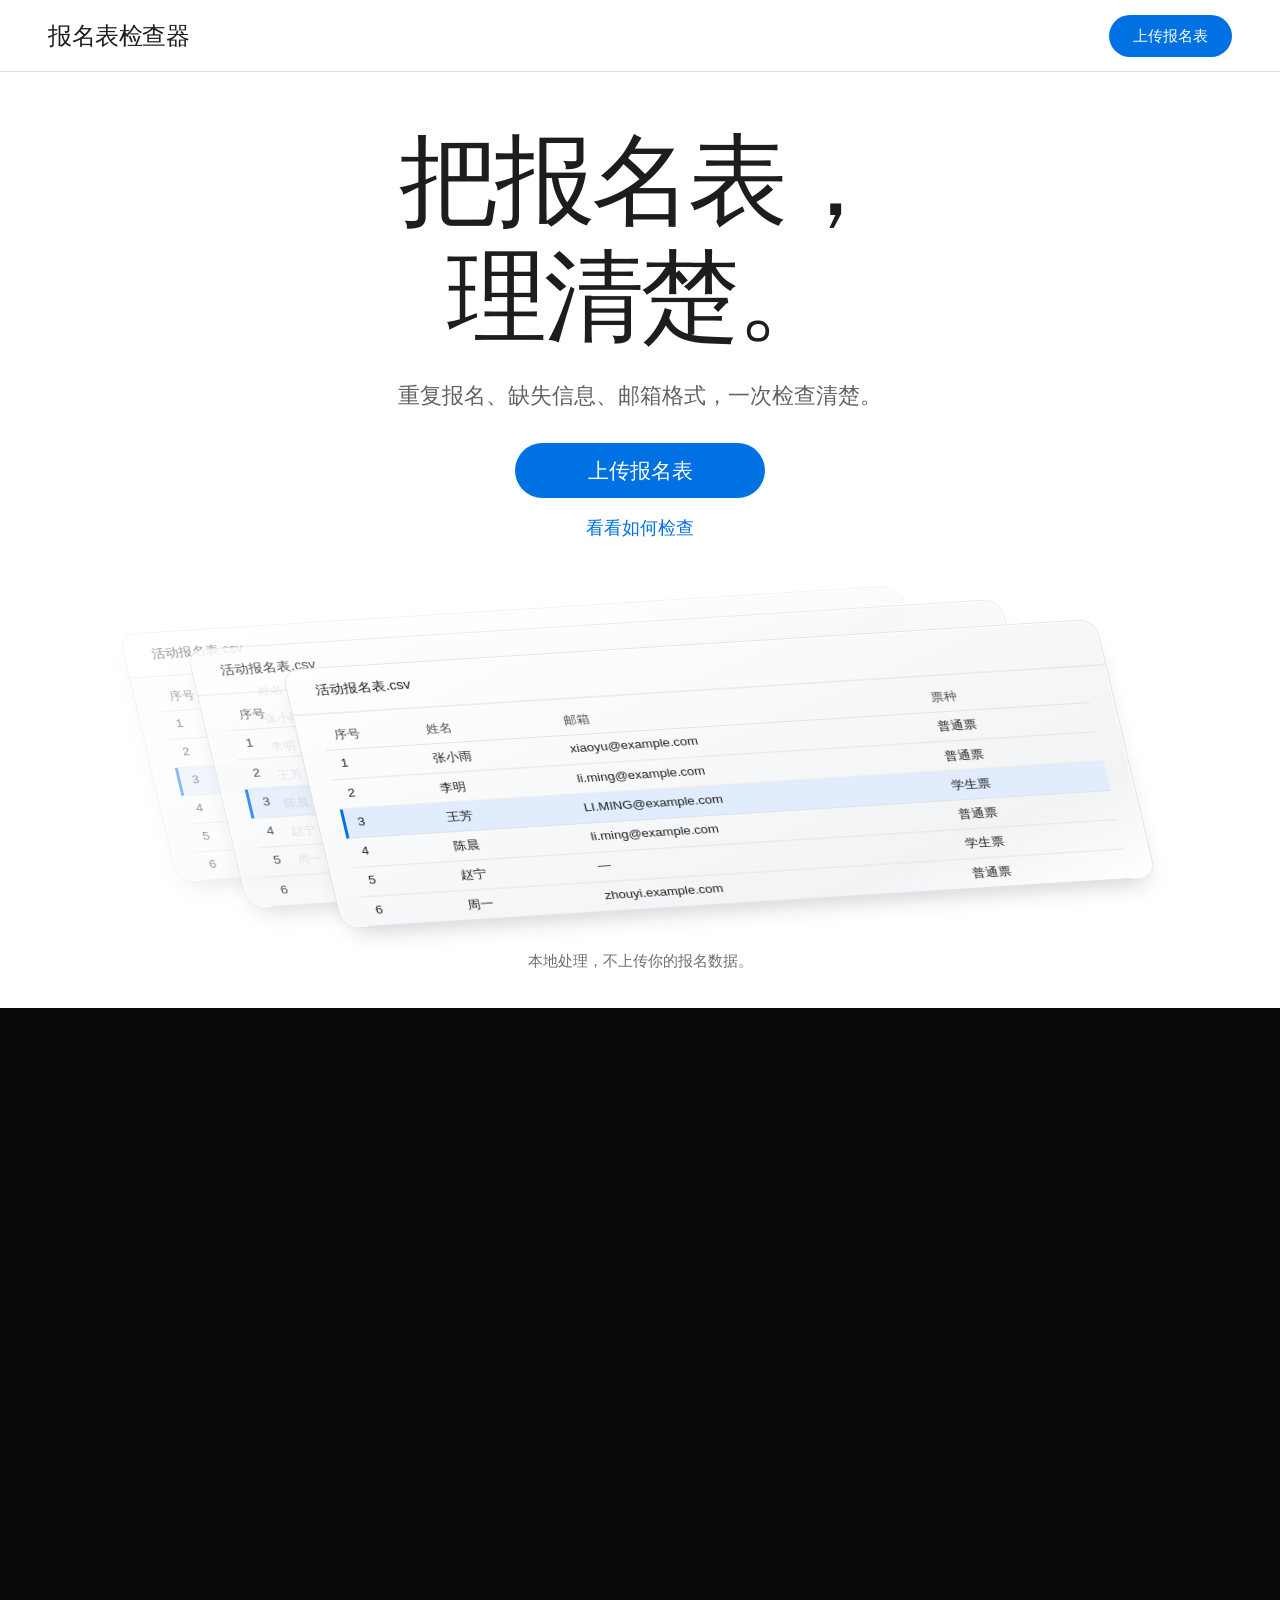
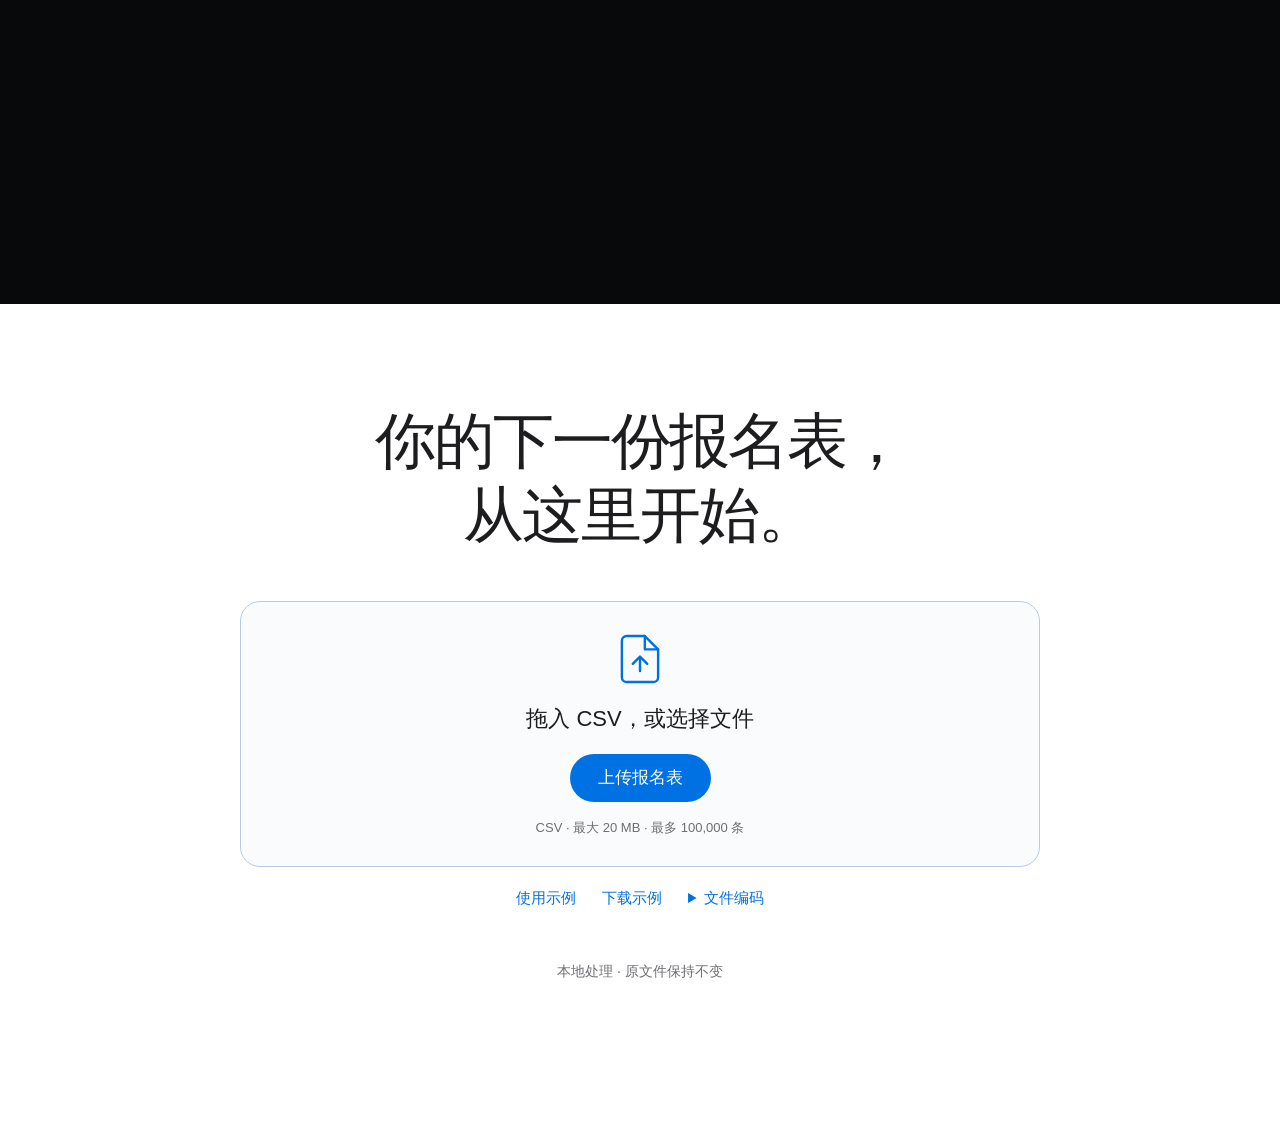
<file: index.html>
<!doctype html>
<html lang="zh-CN"><head>
<meta charset="utf-8"><meta name="viewport" content="width=device-width, initial-scale=1">
<meta http-equiv="Content-Security-Policy" content="default-src 'none'; script-src 'self'; style-src 'self'; img-src 'self' data:; connect-src 'none'; font-src 'none'; object-src 'none'; base-uri 'none'; form-action 'none'">
<meta name="description" content="本地检查报名 CSV 的重复邮箱、缺失信息和格式问题。"><title>报名表检查器</title>
<link rel="stylesheet" href="styles.css"><script src="core.js" defer></script><script src="app.js" defer></script></head><body>
<a class="skip-link" href="#main">跳到主要内容</a>
<header class="site-header" id="site-header"><div class="nav-inner"><a class="brand" href="#home">报名表检查器</a><button class="button primary nav-upload" id="nav-upload" type="button">上传报名表</button><button class="text-button" id="reset-button" type="button" hidden>重新上传</button></div></header>
<input id="file-input" type="file" accept=".csv,text/csv" hidden>
<main id="main"><div id="home-view" class="view">
<section class="hero" aria-labelledby="hero-title"><div class="hero-copy"><h1 id="hero-title">把报名表，<br>理清楚。</h1><p class="hero-description"><span class="desktop-copy">重复报名、缺失信息、邮箱格式，一次检查清楚。</span><span class="mobile-copy">重复、缺失、邮箱格式，一次检查清楚。</span></p><button class="button primary hero-upload" id="hero-upload" type="button">上传报名表</button><a class="learn-link" href="#discover">看看如何检查</a></div>
<div class="sheet-scene" aria-hidden="true"><div class="sheet-stack"><div class="csv-sheet sheet-0"><div class="sheet-name">活动报名表.csv</div><div class="sheet-grid"><b>序号</b><b>姓名</b><b>邮箱</b><b>票种</b><span class="row-num">1</span><span class="">张小雨</span><span class="">xiaoyu@example.com</span><span class="">普通票</span><span class="row-num">2</span><span class="">李明</span><span class="">li.ming@example.com</span><span class="">普通票</span><span class="highlight row-num">3</span><span class="highlight ">王芳</span><span class="highlight ">LI.MING@example.com</span><span class="highlight ">学生票</span><span class="row-num">4</span><span class="">陈晨</span><span class="">li.ming@example.com</span><span class="">普通票</span><span class="row-num">5</span><span class="">赵宁</span><span class="">—</span><span class="">学生票</span><span class="row-num">6</span><span class="">周一</span><span class="">zhouyi.example.com</span><span class="">普通票</span></div></div><div class="csv-sheet sheet-1"><div class="sheet-name">活动报名表.csv</div><div class="sheet-grid"><b>序号</b><b>姓名</b><b>邮箱</b><b>票种</b><span class="row-num">1</span><span class="">张小雨</span><span class="">xiaoyu@example.com</span><span class="">普通票</span><span class="row-num">2</span><span class="">李明</span><span class="">li.ming@example.com</span><span class="">普通票</span><span class="highlight row-num">3</span><span class="highlight ">王芳</span><span class="highlight ">LI.MING@example.com</span><span class="highlight ">学生票</span><span class="row-num">4</span><span class="">陈晨</span><span class="">li.ming@example.com</span><span class="">普通票</span><span class="row-num">5</span><span class="">赵宁</span><span class="">—</span><span class="">学生票</span><span class="row-num">6</span><span class="">周一</span><span class="">zhouyi.example.com</span><span class="">普通票</span></div></div><div class="csv-sheet sheet-2"><div class="sheet-name">活动报名表.csv</div><div class="sheet-grid"><b>序号</b><b>姓名</b><b>邮箱</b><b>票种</b><span class="row-num">1</span><span class="">张小雨</span><span class="">xiaoyu@example.com</span><span class="">普通票</span><span class="row-num">2</span><span class="">李明</span><span class="">li.ming@example.com</span><span class="">普通票</span><span class="highlight row-num">3</span><span class="highlight ">王芳</span><span class="highlight ">LI.MING@example.com</span><span class="highlight ">学生票</span><span class="row-num">4</span><span class="">陈晨</span><span class="">li.ming@example.com</span><span class="">普通票</span><span class="row-num">5</span><span class="">赵宁</span><span class="">—</span><span class="">学生票</span><span class="row-num">6</span><span class="">周一</span><span class="">zhouyi.example.com</span><span class="">普通票</span></div></div></div></div><p class="privacy">本地处理，不上传你的报名数据。</p></section>
<section class="discovery" id="discover" aria-labelledby="discover-title"><div class="discovery-inner"><div class="reveal"><h2 id="discover-title">重复的，<br>一眼看见。</h2><p class="discovery-description">大小写和空格不同，也能识别同一个邮箱。</p></div>
<div class="email-demo reveal" aria-label="重复邮箱与错误邮箱的示例"><div class="duplicate-pair">
<div class="email-example"><span class="demo-line">第 3 行</span><span class="email-focus">li.ming@example.com</span></div>
<div class="email-example"><span class="demo-line">第 4 行</span><span class="email-focus">LI.MING@example.com</span></div>
<svg class="connection" viewBox="0 0 72 144" fill="none" aria-hidden="true"><path d="M0 20C44 20 18 72 70 72M0 124C44 124 18 72 70 72"/></svg><span class="duplicate-label">重复邮箱</span></div>
<div class="invalid-example"><span class="demo-line">第 8 行</span><span class="invalid-email">zhouyi<span class="missing-at">.</span>example.com</span><span class="invalid-label">邮箱格式</span></div></div><p class="discovery-bottom reveal">漏填的、写错的，也不放过。</p></div></section>
<section class="upload-section" id="upload" aria-labelledby="upload-title"><div class="upload-inner">
<h2 id="upload-title" tabindex="-1"><span class="desktop-upload-title">你的下一份报名表，<br>从这里开始。</span><span class="mobile-upload-title">从这份表，<br>开始。</span></h2>
<div id="drop-zone" class="drop-zone"><svg class="upload-icon" viewBox="0 0 48 48" fill="none" aria-hidden="true"><path d="M28 5H13a4 4 0 0 0-4 4v30a4 4 0 0 0 4 4h22a4 4 0 0 0 4-4V16L28 5Z"/><path d="M28 5v11h11M24 34V22m-6 6 6-6 6 6"/></svg><p class="drop-copy">拖入 CSV，或选择文件</p><button id="choose-file" class="button primary" type="button">上传报名表</button><p class="file-limit">CSV · 最大 20 MB · 最多 100,000 条</p></div>
<div class="upload-tools"><button class="text-button" id="sample-button" type="button">使用示例</button><a href="sample-registration.csv" download>下载示例</a><details class="encoding-details"><summary>文件编码</summary><div><label for="encoding">中文乱码时切换编码</label><select id="encoding"><option value="utf-8">UTF-8（推荐）</option><option value="gb18030">GB18030 / GBK</option></select></div></details></div>
<div id="mapping" class="mapping" hidden><div class="file-summary"><strong id="selected-filename"></strong><button id="change-file" class="text-button" type="button">更换文件</button></div><p id="file-info" class="file-info"></p>
<div class="mapping-controls"><div class="field"><label for="name-column">姓名列</label><select id="name-column" disabled><option value="">请先上传 CSV</option></select></div><div class="field"><label for="email-column">邮箱列</label><select id="email-column" disabled><option value="">请先上传 CSV</option></select></div><button id="check-button" class="button primary" type="button" disabled><span class="busy-indicator" hidden></span><span id="check-label">开始检查</span></button></div></div>
<div id="progress" class="progress" role="status" hidden><span class="busy-indicator"></span><span id="progress-text">正在本地读取 CSV…</span></div><p id="notice" class="notice" role="status" aria-live="polite" hidden></p><p id="error" class="error" role="alert" hidden></p><p class="upload-footer">本地处理 · 原文件保持不变</p></div></section></div>
<section id="results-view" class="view results-view" aria-labelledby="results-title" hidden>
<div class="results-top"><div><h1 id="results-title" tabindex="-1">检查完成。</h1><p id="result-filename" class="result-filename"></p></div><button id="export-button" class="button primary" type="button" disabled>导出问题清单</button></div>
<div class="stats" aria-label="检查统计"><div><strong id="total-count">—</strong><span>总报名数</span></div><div><strong id="problem-count">—</strong><span>有问题记录数</span></div><div><strong id="valid-count">—</strong><span>通过数量</span></div></div>
<div class="category-bar" id="category-bar" role="group" aria-label="按问题类别筛选">
<button type="button" data-filter="all" class="category active" aria-pressed="true">全部问题 <span id="count-all">0</span></button><button type="button" data-filter="duplicate" class="category" aria-pressed="false">重复邮箱 <span id="count-duplicate">0</span></button><button type="button" data-filter="missing" class="category" aria-pressed="false">缺失信息 <span id="count-missing">0</span></button><button type="button" data-filter="email" class="category" aria-pressed="false">邮箱格式 <span id="count-email">0</span></button><button type="button" data-filter="structure" class="category" aria-pressed="false" hidden>列数不一致 <span id="count-structure">0</span></button></div>
<details id="more-tools" class="more-tools"><summary>搜索与更多筛选</summary><div class="toolbar"><div class="view-tabs" role="group" aria-label="显示范围"><button id="view-problems" class="active" type="button" aria-pressed="true">只看问题</button><button id="view-all" type="button" aria-pressed="false">全部记录</button></div><div class="field"><label for="issue-filter">问题类型</label><select id="issue-filter"><option value="all">所有问题类型</option><option value="duplicate">重复邮箱</option><option value="missing">必填项缺失</option><option value="email">邮箱格式错误</option><option value="structure">列数不一致</option></select></div><div class="field search-field"><label for="search">搜索记录</label><input id="search" type="search" placeholder="姓名、邮箱或其他内容"></div></div></details>
<p id="report-summary" class="visually-hidden" role="status" aria-live="polite"></p><div id="record-list" class="record-list"></div><div id="no-matches" class="no-matches" hidden><h2 id="empty-title">没有符合筛选条件的记录。</h2><p id="empty-description"></p></div>
<div class="pagination" id="pagination"><span id="page-info"></span><div><button id="prev-page" class="button secondary small" type="button">上一页</button><button id="next-page" class="button secondary small" type="button">下一页</button></div></div><p id="result-notice" class="notice" role="status" aria-live="polite" hidden></p><footer class="result-footer"><span>点击记录查看详情 · 行号对应原 CSV 文本行</span><span>导出全部问题记录，不受筛选影响</span></footer>
</section></main><noscript><p class="error">请在浏览器中启用 JavaScript 后使用报名表检查器。</p></noscript></body></html>
</file>
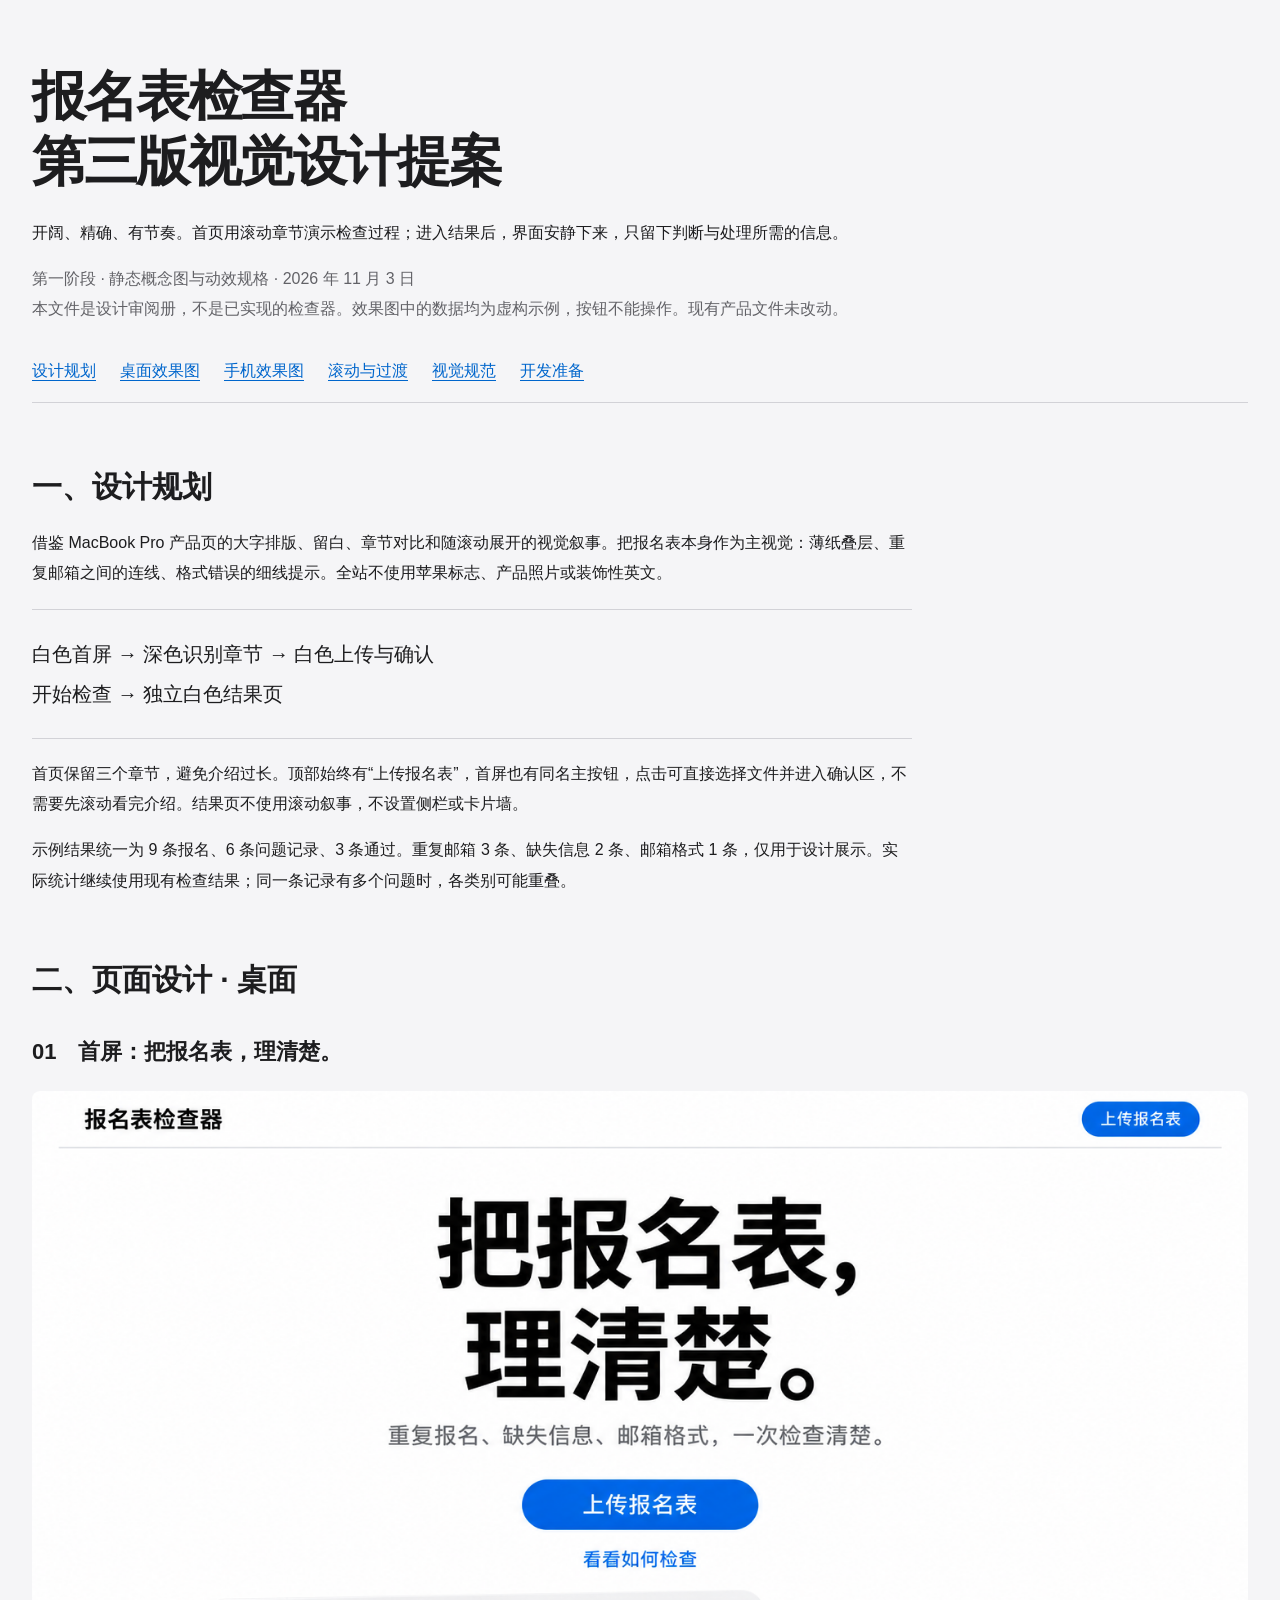
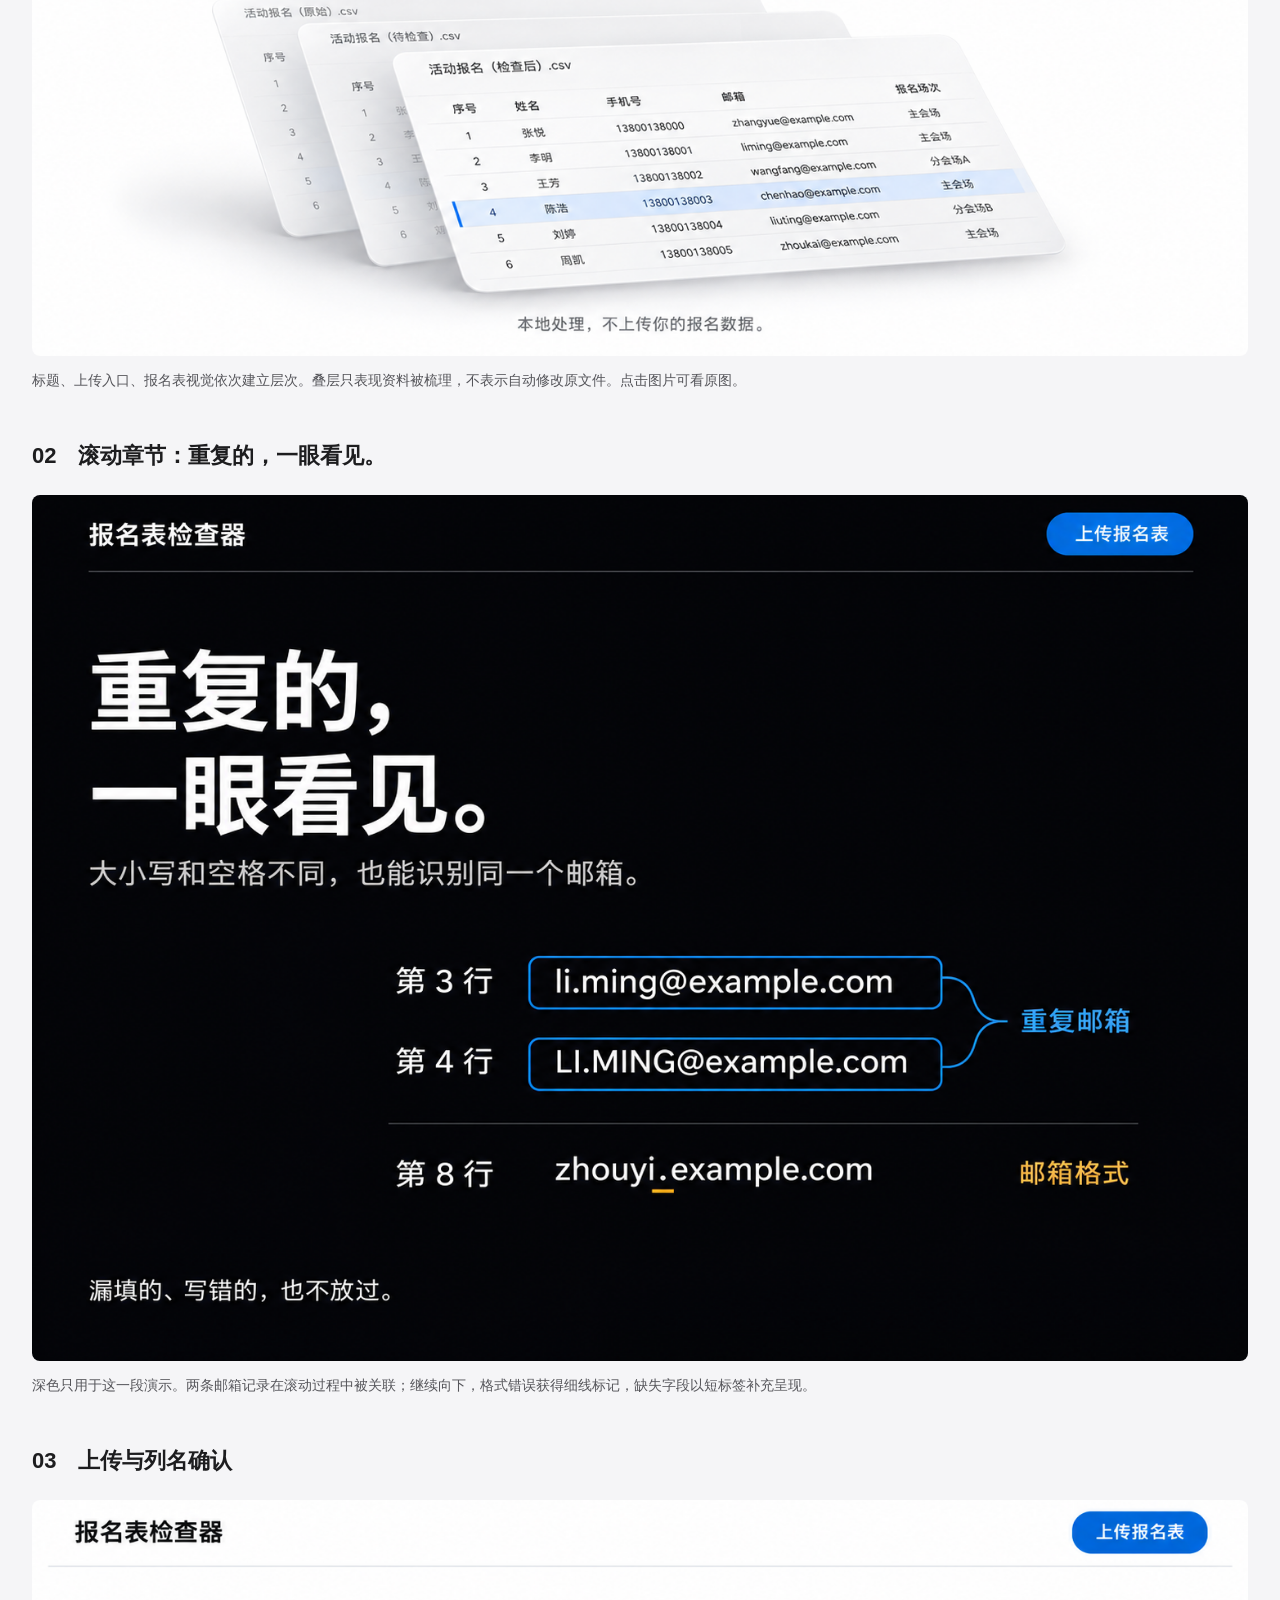
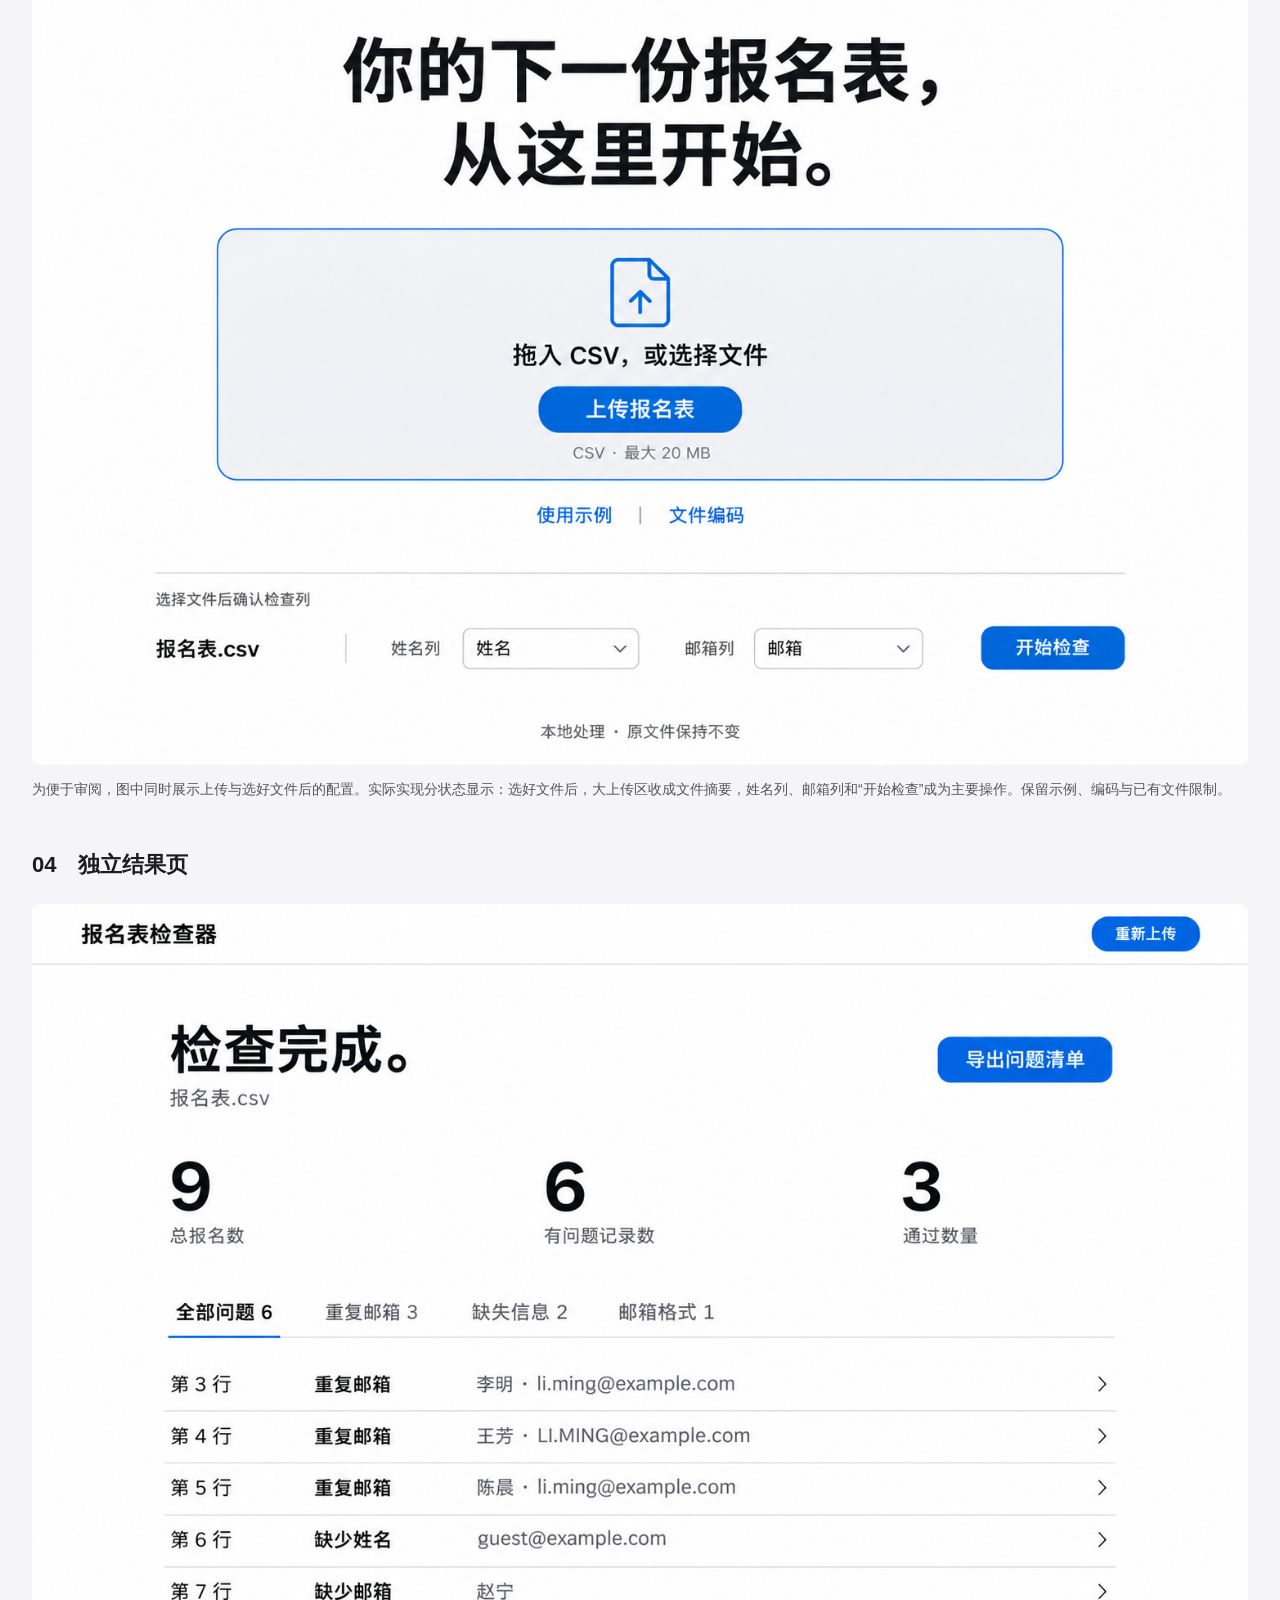
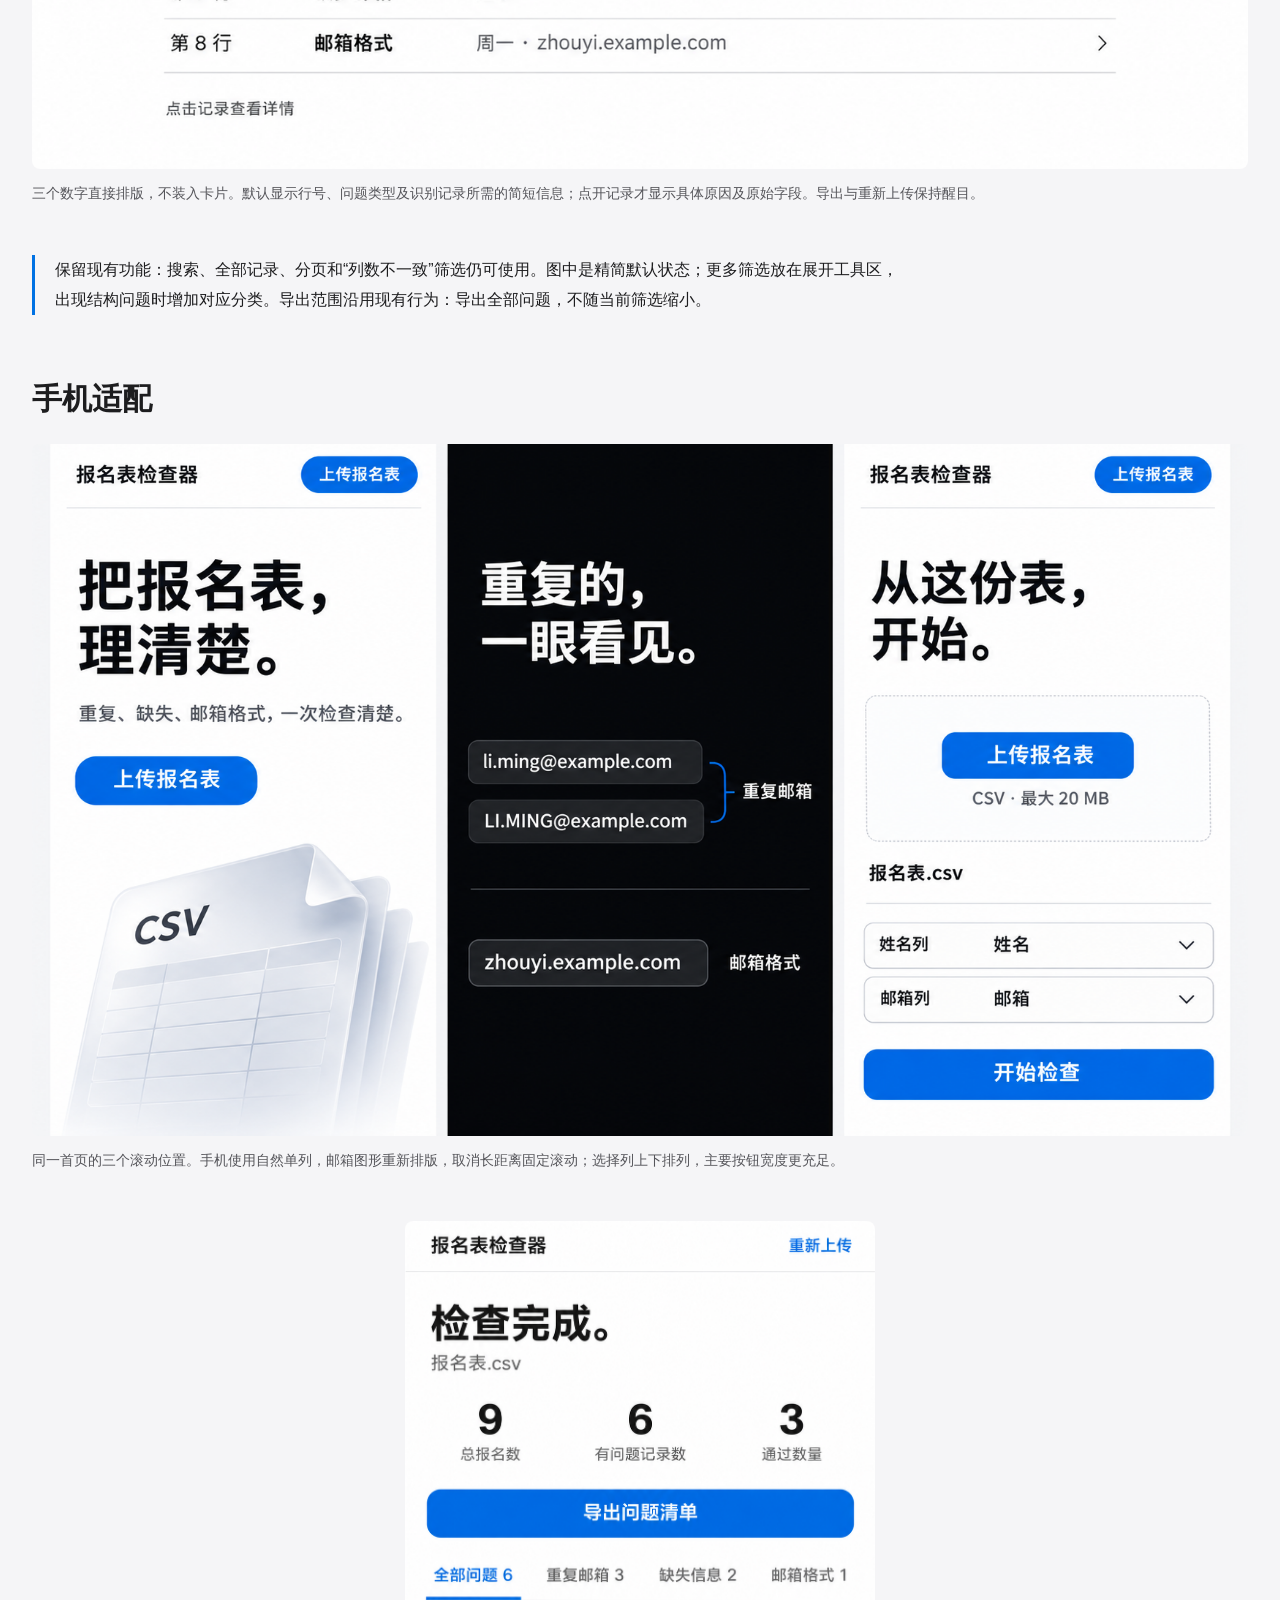
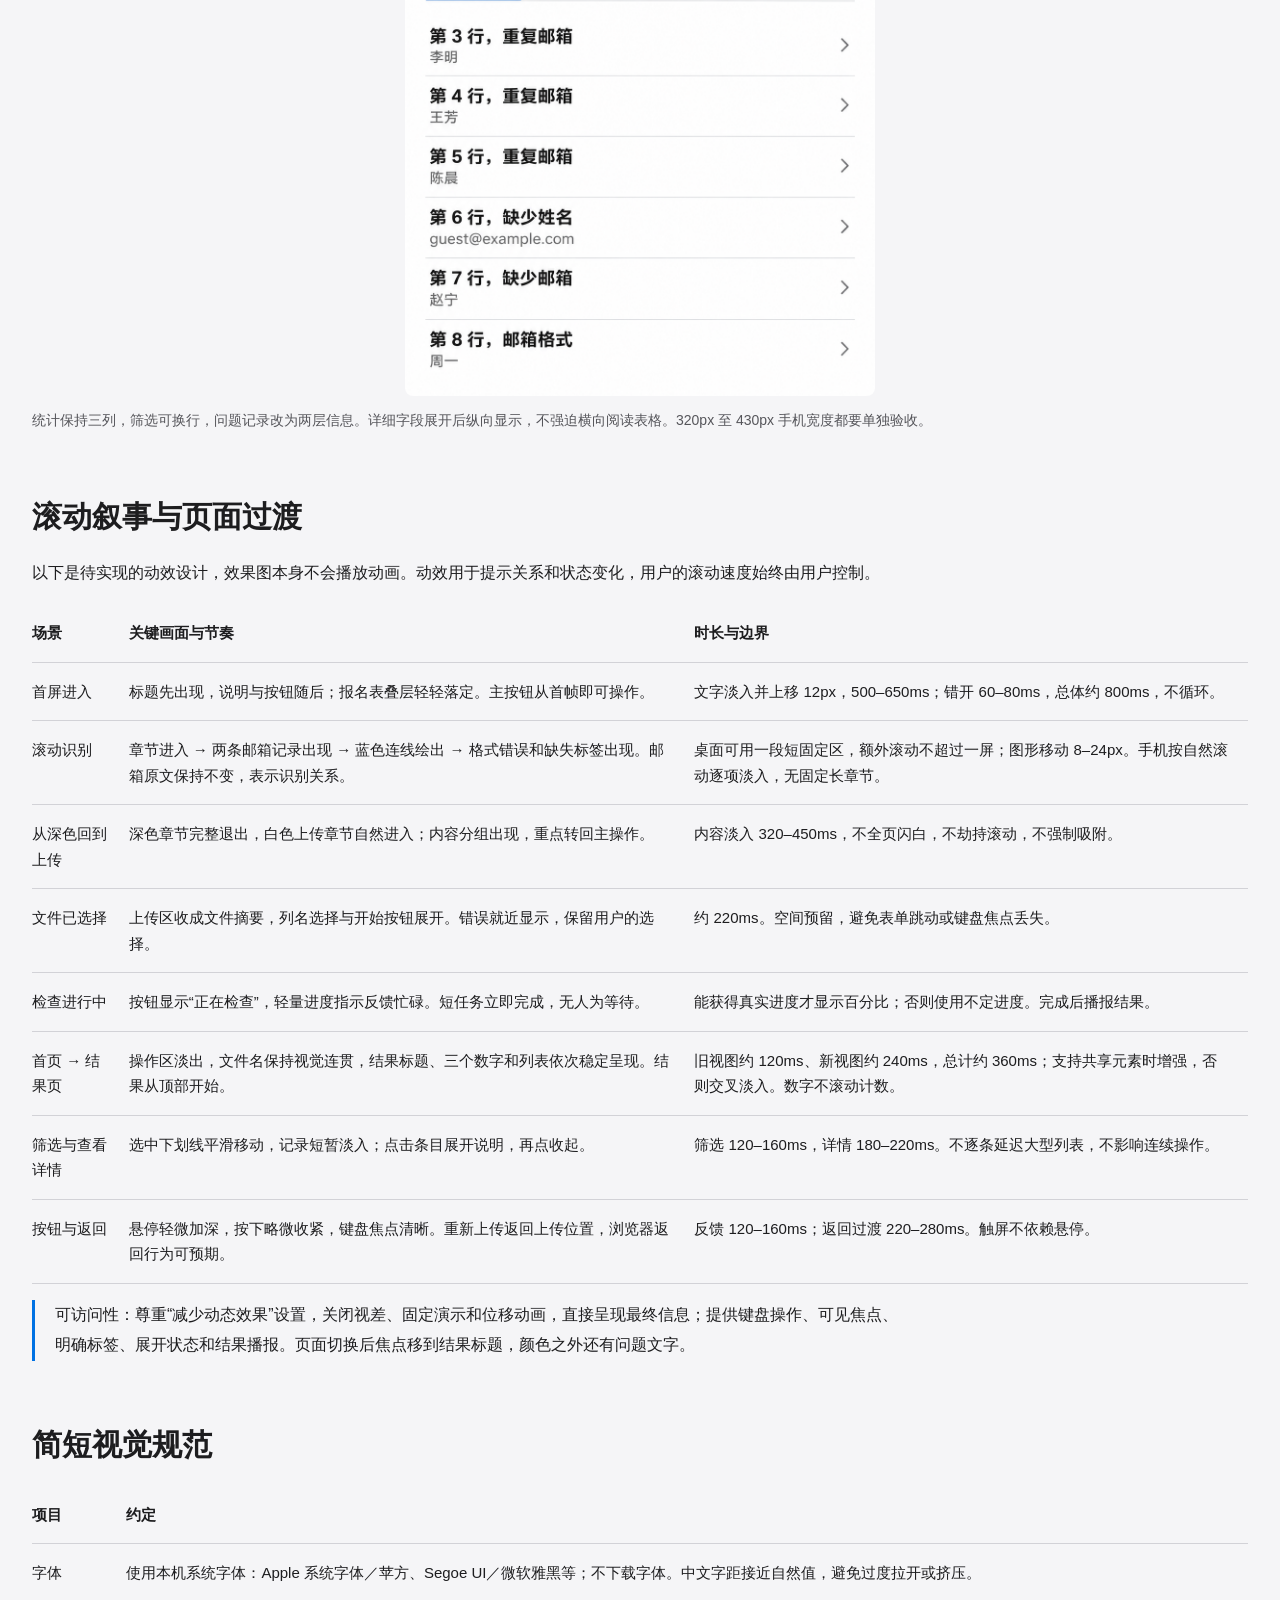
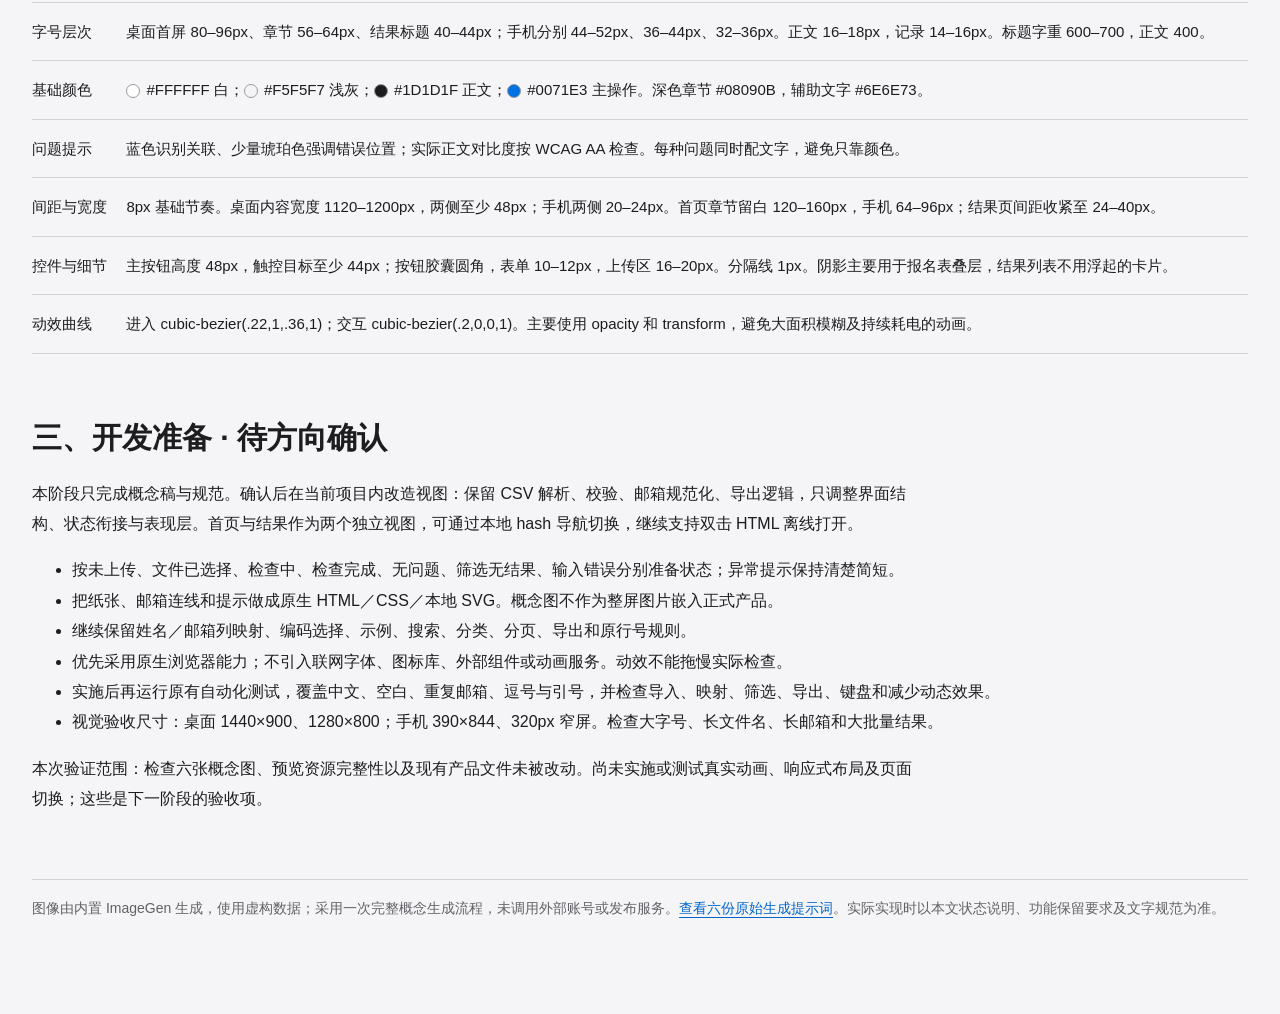
<file: design-preview-v3/index.html>
<!doctype html>
<html lang="zh-CN"><head><meta charset="utf-8"><meta name="viewport" content="width=device-width,initial-scale=1">
<meta http-equiv="Content-Security-Policy" content="default-src 'none'; img-src 'self'; style-src 'unsafe-inline'; base-uri 'none'; form-action 'none'">
<title>报名表检查器 · 第三版设计提案</title>
<style>
:root{color-scheme:light;font-family:-apple-system,BlinkMacSystemFont,"Segoe UI","Microsoft YaHei",sans-serif;color:#1d1d1f;background:#f5f5f7}
*{box-sizing:border-box}body{margin:0}main{max-width:1280px;margin:auto;padding:64px 32px 96px}h1{font-size:clamp(32px,5vw,54px);letter-spacing:-.035em;line-height:1.2;margin:0 0 24px}h2{font-size:30px;margin:64px 0 20px}h3{font-size:22px;margin:36px 0 12px}p,li{font-size:16px;line-height:1.9}p{max-width:880px}a{color:#0066cc;text-underline-offset:4px}nav{display:flex;gap:24px;flex-wrap:wrap;padding:20px 0;border-bottom:1px solid #d2d2d7}figure{margin:24px 0 48px}figure a{display:block}img{display:block;width:100%;height:auto;background:white;border-radius:8px}figcaption{color:#55555a;font-size:14px;line-height:1.8;margin-top:12px}.portrait{max-width:470px;margin:0 auto}.table-wrap{overflow-x:auto}table{border-collapse:collapse;width:100%;font-size:15px;line-height:1.7}th,td{text-align:left;vertical-align:top;padding:16px 18px 16px 0;border-bottom:1px solid #d2d2d7}th{font-weight:600}.muted{color:#626267}.route{padding:24px 0;font-size:20px;line-height:2;border-block:1px solid #d2d2d7}.note{border-left:3px solid #0071e3;padding-left:20px}.swatch{display:inline-block;width:14px;height:14px;vertical-align:middle;border:1px solid #999;margin-right:6px;border-radius:50%}a:focus-visible{outline:3px solid #0071e3;outline-offset:6px}footer{margin-top:64px;padding-top:20px;border-top:1px solid #d2d2d7;font-size:14px;color:#626267}@media(max-width:600px){main{padding:36px 20px 56px}h2{font-size:26px;margin-top:48px}nav{gap:12px 20px}th,td{min-width:120px;padding:12px 14px 12px 0}figure{margin-bottom:32px}}
</style></head><body><main>
<header><h1>报名表检查器<br>第三版视觉设计提案</h1>
<p>开阔、精确、有节奏。首页用滚动章节演示检查过程；进入结果后，界面安静下来，只留下判断与处理所需的信息。</p>
<p class="muted">第一阶段 · 静态概念图与动效规格 · 2026 年 11 月 3 日<br>本文件是设计审阅册，不是已实现的检查器。效果图中的数据均为虚构示例，按钮不能操作。现有产品文件未改动。</p>
<nav aria-label="设计目录"><a href="#plan">设计规划</a><a href="#desktop">桌面效果图</a><a href="#mobile">手机效果图</a><a href="#motion">滚动与过渡</a><a href="#spec">视觉规范</a><a href="#prepare">开发准备</a></nav></header>
<section id="plan"><h2>一、设计规划</h2>
<p>借鉴 MacBook Pro 产品页的大字排版、留白、章节对比和随滚动展开的视觉叙事。把报名表本身作为主视觉：薄纸叠层、重复邮箱之间的连线、格式错误的细线提示。全站不使用苹果标志、产品照片或装饰性英文。</p>
<p class="route">白色首屏 → 深色识别章节 → 白色上传与确认<br>开始检查 → 独立白色结果页</p>
<p>首页保留三个章节，避免介绍过长。顶部始终有“上传报名表”，首屏也有同名主按钮，点击可直接选择文件并进入确认区，不需要先滚动看完介绍。结果页不使用滚动叙事，不设置侧栏或卡片墙。</p>
<p>示例结果统一为 9 条报名、6 条问题记录、3 条通过。重复邮箱 3 条、缺失信息 2 条、邮箱格式 1 条，仅用于设计展示。实际统计继续使用现有检查结果；同一条记录有多个问题时，各类别可能重叠。</p></section>
<section id="desktop"><h2>二、页面设计 · 桌面</h2>
<h3>01　首屏：把报名表，理清楚。</h3>
<figure><a href="01-desktop-home.png"><img src="01-desktop-home.png" alt="桌面首页概念：白色背景、大字标题、上传主按钮及报名表薄纸叠层"></a><figcaption>标题、上传入口、报名表视觉依次建立层次。叠层只表现资料被梳理，不表示自动修改原文件。点击图片可看原图。</figcaption></figure>
<h3>02　滚动章节：重复的，一眼看见。</h3>
<figure><a href="02-desktop-detection.png"><img loading="lazy" src="02-desktop-detection.png" alt="深色识别章节：相同邮箱通过蓝线连接，下方展示邮箱格式错误"></a><figcaption>深色只用于这一段演示。两条邮箱记录在滚动过程中被关联；继续向下，格式错误获得细线标记，缺失字段以短标签补充呈现。</figcaption></figure>
<h3>03　上传与列名确认</h3>
<figure><a href="03-desktop-upload.png"><img loading="lazy" src="03-desktop-upload.png" alt="桌面上传章节：上传区与姓名邮箱列选择以及开始检查按钮"></a><figcaption>为便于审阅，图中同时展示上传与选好文件后的配置。实际实现分状态显示：选好文件后，大上传区收成文件摘要，姓名列、邮箱列和“开始检查”成为主要操作。保留示例、编码与已有文件限制。</figcaption></figure>
<h3>04　独立结果页</h3>
<figure><a href="04-desktop-results.png"><img loading="lazy" src="04-desktop-results.png" alt="桌面结果页：三个统计、分类筛选及六条简短问题记录"></a><figcaption>三个数字直接排版，不装入卡片。默认显示行号、问题类型及识别记录所需的简短信息；点开记录才显示具体原因及原始字段。导出与重新上传保持醒目。</figcaption></figure>
<p class="note">保留现有功能：搜索、全部记录、分页和“列数不一致”筛选仍可使用。图中是精简默认状态；更多筛选放在展开工具区，出现结构问题时增加对应分类。导出范围沿用现有行为：导出全部问题，不随当前筛选缩小。</p></section>
<section id="mobile"><h2>手机适配</h2>
<figure><a href="05-mobile-home.png"><img loading="lazy" src="05-mobile-home.png" alt="三个手机首页滚动位置：白色首屏、深色识别、白色上传确认"></a><figcaption>同一首页的三个滚动位置。手机使用自然单列，邮箱图形重新排版，取消长距离固定滚动；选择列上下排列，主要按钮宽度更充足。</figcaption></figure>
<figure><a class="portrait" href="06-mobile-results.png"><img loading="lazy" src="06-mobile-results.png" alt="手机结果页：三项统计、导出按钮、分类和简短记录"></a><figcaption>统计保持三列，筛选可换行，问题记录改为两层信息。详细字段展开后纵向显示，不强迫横向阅读表格。320px 至 430px 手机宽度都要单独验收。</figcaption></figure></section>
<section id="motion"><h2>滚动叙事与页面过渡</h2>
<p>以下是待实现的动效设计，效果图本身不会播放动画。动效用于提示关系和状态变化，用户的滚动速度始终由用户控制。</p>
<div class="table-wrap"><table><thead><tr><th>场景</th><th>关键画面与节奏</th><th>时长与边界</th></tr></thead><tbody>
<tr><td>首屏进入</td><td>标题先出现，说明与按钮随后；报名表叠层轻轻落定。主按钮从首帧即可操作。</td><td>文字淡入并上移 12px，500–650ms；错开 60–80ms，总体约 800ms，不循环。</td></tr>
<tr><td>滚动识别</td><td>章节进入 → 两条邮箱记录出现 → 蓝色连线绘出 → 格式错误和缺失标签出现。邮箱原文保持不变，表示识别关系。</td><td>桌面可用一段短固定区，额外滚动不超过一屏；图形移动 8–24px。手机按自然滚动逐项淡入，无固定长章节。</td></tr>
<tr><td>从深色回到上传</td><td>深色章节完整退出，白色上传章节自然进入；内容分组出现，重点转回主操作。</td><td>内容淡入 320–450ms，不全页闪白，不劫持滚动，不强制吸附。</td></tr>
<tr><td>文件已选择</td><td>上传区收成文件摘要，列名选择与开始按钮展开。错误就近显示，保留用户的选择。</td><td>约 220ms。空间预留，避免表单跳动或键盘焦点丢失。</td></tr>
<tr><td>检查进行中</td><td>按钮显示“正在检查”，轻量进度指示反馈忙碌。短任务立即完成，无人为等待。</td><td>能获得真实进度才显示百分比；否则使用不定进度。完成后播报结果。</td></tr>
<tr><td>首页 → 结果页</td><td>操作区淡出，文件名保持视觉连贯，结果标题、三个数字和列表依次稳定呈现。结果从顶部开始。</td><td>旧视图约 120ms、新视图约 240ms，总计约 360ms；支持共享元素时增强，否则交叉淡入。数字不滚动计数。</td></tr>
<tr><td>筛选与查看详情</td><td>选中下划线平滑移动，记录短暂淡入；点击条目展开说明，再点收起。</td><td>筛选 120–160ms，详情 180–220ms。不逐条延迟大型列表，不影响连续操作。</td></tr>
<tr><td>按钮与返回</td><td>悬停轻微加深，按下略微收紧，键盘焦点清晰。重新上传返回上传位置，浏览器返回行为可预期。</td><td>反馈 120–160ms；返回过渡 220–280ms。触屏不依赖悬停。</td></tr>
</tbody></table></div>
<p class="note">可访问性：尊重“减少动态效果”设置，关闭视差、固定演示和位移动画，直接呈现最终信息；提供键盘操作、可见焦点、明确标签、展开状态和结果播报。页面切换后焦点移到结果标题，颜色之外还有问题文字。</p></section>
<section id="spec"><h2>简短视觉规范</h2>
<div class="table-wrap"><table><thead><tr><th>项目</th><th>约定</th></tr></thead><tbody>
<tr><td>字体</td><td>使用本机系统字体：Apple 系统字体／苹方、Segoe UI／微软雅黑等；不下载字体。中文字距接近自然值，避免过度拉开或挤压。</td></tr>
<tr><td>字号层次</td><td>桌面首屏 80–96px、章节 56–64px、结果标题 40–44px；手机分别 44–52px、36–44px、32–36px。正文 16–18px，记录 14–16px。标题字重 600–700，正文 400。</td></tr>
<tr><td>基础颜色</td><td><span class="swatch" style="background:#fff"></span>#FFFFFF 白；<span class="swatch" style="background:#f5f5f7"></span>#F5F5F7 浅灰；<span class="swatch" style="background:#1d1d1f"></span>#1D1D1F 正文；<span class="swatch" style="background:#0071e3"></span>#0071E3 主操作。深色章节 #08090B，辅助文字 #6E6E73。</td></tr>
<tr><td>问题提示</td><td>蓝色识别关联、少量琥珀色强调错误位置；实际正文对比度按 WCAG AA 检查。每种问题同时配文字，避免只靠颜色。</td></tr>
<tr><td>间距与宽度</td><td>8px 基础节奏。桌面内容宽度 1120–1200px，两侧至少 48px；手机两侧 20–24px。首页章节留白 120–160px，手机 64–96px；结果页间距收紧至 24–40px。</td></tr>
<tr><td>控件与细节</td><td>主按钮高度 48px，触控目标至少 44px；按钮胶囊圆角，表单 10–12px，上传区 16–20px。分隔线 1px。阴影主要用于报名表叠层，结果列表不用浮起的卡片。</td></tr>
<tr><td>动效曲线</td><td>进入 cubic-bezier(.22,1,.36,1)；交互 cubic-bezier(.2,0,0,1)。主要使用 opacity 和 transform，避免大面积模糊及持续耗电的动画。</td></tr>
</tbody></table></div></section>
<section id="prepare"><h2>三、开发准备 · 待方向确认</h2>
<p>本阶段只完成概念稿与规范。确认后在当前项目内改造视图：保留 CSV 解析、校验、邮箱规范化、导出逻辑，只调整界面结构、状态衔接与表现层。首页与结果作为两个独立视图，可通过本地 hash 导航切换，继续支持双击 HTML 离线打开。</p>
<ul><li>按未上传、文件已选择、检查中、检查完成、无问题、筛选无结果、输入错误分别准备状态；异常提示保持清楚简短。</li><li>把纸张、邮箱连线和提示做成原生 HTML／CSS／本地 SVG。概念图不作为整屏图片嵌入正式产品。</li><li>继续保留姓名／邮箱列映射、编码选择、示例、搜索、分类、分页、导出和原行号规则。</li><li>优先采用原生浏览器能力；不引入联网字体、图标库、外部组件或动画服务。动效不能拖慢实际检查。</li><li>实施后再运行原有自动化测试，覆盖中文、空白、重复邮箱、逗号与引号，并检查导入、映射、筛选、导出、键盘和减少动态效果。</li><li>视觉验收尺寸：桌面 1440×900、1280×800；手机 390×844、320px 窄屏。检查大字号、长文件名、长邮箱和大批量结果。</li></ul>
<p>本次验证范围：检查六张概念图、预览资源完整性以及现有产品文件未被改动。尚未实施或测试真实动画、响应式布局及页面切换；这些是下一阶段的验收项。</p></section>
<footer>图像由内置 ImageGen 生成，使用虚构数据；采用一次完整概念生成流程，未调用外部账号或发布服务。<a href="prompts.json">查看六份原始生成提示词</a>。实际实现时以本文状态说明、功能保留要求及文字规范为准。</footer>
</main></body></html>
</file>
<file: styles.css>
/* Approved v3 system: true white, near-black, blue; native system fonts.
   Homepage: hero / dark recognition chapter / upload. Results: flat list.
   Space 8px, controls 48px, reveal .22,1,.36,1. No network assets. */
:root{color-scheme:light;--white:#fff;--surface:#f5f5f7;--ink:#1d1d1f;--muted:#6e6e73;--line:#d2d2d7;--blue:#0071e3;--dark:#08090b;--ease:cubic-bezier(.22,1,.36,1);font-family:-apple-system,BlinkMacSystemFont,"Segoe UI","PingFang SC","Microsoft YaHei",sans-serif;color:var(--ink);background:var(--white);font-synthesis:none}
*{box-sizing:border-box}html{scroll-behavior:smooth;scroll-padding-top:88px}body{margin:0}button,input,select{font:inherit}button,a,input,select,summary{-webkit-tap-highlight-color:transparent}button{cursor:pointer}button:disabled{cursor:not-allowed;opacity:.42}a{color:var(--blue);text-decoration:none}a:hover{text-decoration:underline;text-underline-offset:4px}button,select,input{touch-action:manipulation}button:focus-visible,a:focus-visible,summary:focus-visible,input:focus-visible,select:focus-visible{outline:3px solid var(--blue);outline-offset:4px}h1,h2,p{margin:0}h1,h2{font-weight:650;letter-spacing:-.035em}svg{stroke:currentColor;stroke-width:1.7;stroke-linecap:round;stroke-linejoin:round}button svg{width:20px;height:20px}[hidden]{display:none!important}.visually-hidden{position:absolute!important;width:1px;height:1px;padding:0;overflow:hidden;clip-path:inset(50%);white-space:nowrap;border:0}.skip-link{position:fixed;z-index:50;left:16px;top:-80px;background:white;padding:12px}.skip-link:focus{top:8px}
.button{display:inline-flex;align-items:center;justify-content:center;gap:10px;min-height:48px;padding:12px 27px;border:1px solid transparent;border-radius:999px;font-size:17px;font-weight:500;line-height:1.3;transition:background .16s,transform .16s,box-shadow .16s}
.button:active:not(:disabled){transform:scale(.98)}.primary{background:var(--blue);color:white}.primary:hover:not(:disabled){background:#0077ed}.secondary{background:var(--surface);color:var(--ink)}.secondary:hover:not(:disabled){background:#e8e8ed}.small{min-height:44px;font-size:14px;padding:8px 18px}.text-button{padding:10px 0;min-height:44px;border:0;background:none;color:var(--blue);font-size:16px}.text-button:hover{text-decoration:underline;text-underline-offset:4px}
.site-header{height:72px;position:sticky;top:0;z-index:20;background:rgba(255,255,255,.96);border-bottom:1px solid #dedee2;transition:background .24s,color .24s,border-color .24s}.nav-inner{height:100%;max-width:1400px;margin:auto;padding:0 48px;display:flex;align-items:center;justify-content:space-between;gap:20px}.brand{font-size:24px;font-weight:650;color:inherit;white-space:nowrap;letter-spacing:-.02em}.brand:hover{text-decoration:none}.nav-upload{font-size:15px;min-height:42px;padding:9px 23px}.site-header.is-dark{background:rgba(8,9,11,.96);color:#f5f5f7;border-color:#333438}.site-header #reset-button{font-size:17px}
.view{transition:opacity .12s ease}.view.leaving{opacity:0;pointer-events:none}.view.entering{animation:view-enter .24s var(--ease) both}@keyframes view-enter{from{opacity:0;transform:translateY(8px)}to{opacity:1;transform:none}}
.hero{overflow:hidden;padding:50px 24px 34px;text-align:center}.hero-copy{position:relative;z-index:2}.hero h1{font-size:clamp(64px,6.4vw,92px);line-height:1.16;font-weight:700;animation:appear .65s var(--ease) both}.hero-description{font-size:22px;color:#626267;line-height:1.6;margin:24px auto 30px;animation:appear .65s .06s var(--ease) both}.hero-upload{font-size:21px;min-height:54px;padding:13px 38px}.learn-link{display:block;width:fit-content;margin:16px auto 0;font-size:18px;line-height:1.6;min-height:32px}.sheet-scene{height:348px;max-width:1060px;margin:42px auto 12px;position:relative;perspective:1600px}.sheet-stack{position:absolute;inset:0;transform:translateY(var(--sheet-y,0px));will-change:transform}.csv-sheet{position:absolute;width:77%;height:292px;left:19%;top:40px;background:linear-gradient(160deg,#fff 0%,#f2f3f5 80%,#fff 100%);border:1px solid #e1e3e7;border-radius:18px;box-shadow:0 16px 24px -12px #1d1d1f35,inset 0 0 0 1px #ffffff;transform:rotateX(26deg) rotateZ(-4deg) skewX(8deg);overflow:hidden;text-align:left;animation:sheet-enter .9s .08s var(--ease) both}
.sheet-0{left:2%;top:0;opacity:.48;transform:rotateX(26deg) rotateZ(-4deg) skewX(8deg) scale(.96)}.sheet-1{left:10%;top:20px;opacity:.78}.sheet-name{font-size:14px;font-weight:500;padding:16px 28px;border-bottom:1px solid #dedfe5}.sheet-grid{display:grid;grid-template-columns:12% 18% 48% 22%;font-size:13px;padding:8px 24px}.sheet-grid>b,.sheet-grid>span{padding:7px 12px;white-space:nowrap;border-bottom:1px solid #e0e2e7}.sheet-grid>b{font-weight:600;color:#4b4b50}.sheet-grid .highlight{background:#e1ecfc}.sheet-grid .row-num.highlight{border-left:3px solid var(--blue)}.privacy{font-size:15px;color:var(--muted);line-height:1.7;margin-top:12px}
@keyframes appear{from{opacity:0;transform:translateY(12px)}to{opacity:1;transform:none}}@keyframes sheet-enter{from{opacity:0;translate:0 20px}to{translate:0 0}}
.discovery{background:var(--dark);color:#f5f5f7;overflow:hidden}.discovery-inner{max-width:1280px;margin:auto;padding:100px 56px 64px}.discovery h2{font-size:clamp(56px,6.2vw,84px);line-height:1.17;font-weight:650}.discovery-description{color:#b9b9be;font-size:25px;margin-top:32px;line-height:1.6}.email-demo{max-width:900px;margin:76px 0 0 auto;font-size:clamp(22px,2.4vw,34px)}.duplicate-pair{position:relative;padding-right:185px;display:grid;gap:28px}.email-example{display:grid;grid-template-columns:118px minmax(0,1fr);align-items:center;gap:20px}.demo-line{font-size:.8em;white-space:nowrap}.email-focus{border:2px solid #2997ff;border-radius:12px;padding:14px 22px;font-weight:500;white-space:nowrap;letter-spacing:-.02em}.connection{position:absolute;right:110px;top:8px;width:76px;height:144px;color:#2997ff;stroke-width:2}.connection path{stroke-dasharray:220;stroke-dashoffset:220;transition:stroke-dashoffset 1s .15s var(--ease)}.is-visible .connection path{stroke-dashoffset:0}.duplicate-label{color:#2997ff;position:absolute;right:0;top:62px;font-size:24px;font-weight:500}.invalid-example{border-top:1px solid #45454a;margin-top:38px;padding:34px 0;display:grid;grid-template-columns:118px minmax(0,1fr) 140px;gap:20px;align-items:center}.invalid-email{padding-left:22px;white-space:nowrap;letter-spacing:-.02em}.missing-at{border-bottom:3px solid #ffcc66}.invalid-label{color:#ffcc66;font-size:24px;white-space:nowrap}.discovery-bottom{margin-top:56px;color:#c6c6ca;font-size:22px;line-height:1.6}.reveal{opacity:1}.motion-ready .reveal{opacity:0;transform:translateY(20px);transition:opacity .65s var(--ease),transform .65s var(--ease)}.motion-ready .reveal.is-visible{opacity:1;transform:none}
.upload-section{padding:100px 48px 64px;scroll-margin-top:24px}.upload-inner{max-width:1000px;margin:auto}.upload-section h2{text-align:center;font-size:clamp(42px,4.8vw,64px);line-height:1.2;margin-bottom:50px}.mobile-upload-title{display:none}.drop-zone{max-width:800px;margin:auto;border:1px solid #b7cbe3;background:#fafbfc;border-radius:20px;padding:28px;text-align:center;transition:background .2s,border-color .2s}.drop-zone.dragging{background:#e8f2ff;border-color:var(--blue)}.upload-icon{width:58px;height:58px;color:var(--blue);stroke-width:2}.drop-copy{font-size:22px;font-weight:500;margin:12px 0 20px}.file-limit{font-size:13px;color:var(--muted);line-height:1.5;margin-top:16px}.upload-tools{display:flex;align-items:flex-start;justify-content:center;flex-wrap:wrap;gap:12px 26px;margin-top:10px;font-size:15px}.upload-tools>a{display:inline-flex;align-items:center;min-height:44px}.upload-tools .text-button{font-size:15px}.encoding-details summary{cursor:pointer;color:var(--blue);padding:12px 0;min-height:44px}.encoding-details>div{display:grid;gap:10px;max-width:280px;padding:12px 0;font-size:13px}.mapping{margin:28px auto 0;padding-top:24px;border-top:1px solid var(--line);animation:appear .22s var(--ease)}.file-summary{display:flex;align-items:center;justify-content:space-between;gap:20px}.file-summary strong{font-size:20px;font-weight:600;overflow-wrap:anywhere}.file-info{color:var(--muted);font-size:14px;line-height:1.7;margin:4px 0 20px}.mapping-controls{display:flex;gap:24px;align-items:end}.field{display:flex;flex-direction:column;gap:9px;min-width:0}.mapping-controls .field{flex:1}.field label{font-size:14px;color:#55555a}.field input,.field select,.encoding-details select{width:100%;min-height:48px;border:1px solid #b8b8bf;border-radius:10px;background:#fff;color:var(--ink);padding:10px 14px;font-size:16px}.mapping-controls .button{min-width:160px;border-radius:12px}.upload-footer{text-align:center;font-size:14px;color:var(--muted);margin-top:42px}.has-file .drop-zone{display:none}.has-file h2{font-size:44px;margin-bottom:26px}.has-file .mapping{margin-top:10px}.has-file .upload-tools{justify-content:flex-start}.notice,.error{font-size:14px;line-height:1.8;margin-top:18px;overflow-wrap:anywhere}.notice{color:var(--muted)}.error{color:#b42318;background:#fff4f2;padding:16px 20px;border-radius:12px}.progress{display:flex;align-items:center;gap:12px;color:var(--muted);font-size:14px;margin-top:20px}.busy-indicator{display:inline-block;width:17px;height:17px;border:2px solid currentColor;border-right-color:transparent;border-radius:50%;animation:spin .8s linear infinite}@keyframes spin{to{transform:rotate(360deg)}}
.results-view{max-width:1216px;padding:64px 48px 40px;margin:auto;display:grid;grid-template-columns:minmax(0,1fr) auto;column-gap:24px}.results-top{display:contents}.results-top>div{min-width:0}.results-view h1{font-size:48px;line-height:1.25}.result-filename{font-size:20px;color:var(--muted);margin-top:12px;overflow-wrap:anywhere}.results-top .button{align-self:center;border-radius:12px}.stats{grid-column:1/-1;display:grid;grid-template-columns:repeat(3,minmax(0,1fr));gap:32px;margin:48px 0 46px}.stats strong{display:block;font-size:64px;line-height:1.1;font-weight:600;letter-spacing:-.035em;font-variant-numeric:tabular-nums}.stats span{display:block;font-size:17px;color:#626267;margin-top:14px}.category-bar{grid-column:1/-1;display:flex;gap:32px;flex-wrap:wrap;border-bottom:1px solid var(--line)}.category{color:#626267;border:0;border-bottom:3px solid transparent;padding:15px 6px;min-height:50px;background:none;font-size:17px;transition:color .15s,border-color .15s}.category:hover{color:var(--ink)}.category.active{color:var(--ink);border-bottom-color:var(--blue);font-weight:600}.more-tools{grid-column:1/-1}.more-tools>summary{font-size:13px;color:var(--muted);cursor:pointer;min-height:40px;padding:12px 0;width:fit-content}.toolbar{padding:12px 0 24px;display:flex;gap:20px;align-items:end}.view-tabs{display:flex;flex-shrink:0;background:var(--surface);padding:4px;border-radius:10px}.view-tabs button{background:none;border:0;min-height:40px;padding:9px 13px;font-size:14px;border-radius:7px;color:#626267}.view-tabs .active{background:#fff;color:var(--ink);box-shadow:0 1px 4px #00000016}.toolbar .field{flex:1}.search-field{flex:1.4!important}.toolbar select,.toolbar input{font-size:14px}
.record-list{grid-column:1/-1}.record{border-bottom:1px solid var(--line)}.record-summary{display:grid;grid-template-columns:140px 170px minmax(0,1fr) 20px;gap:20px;align-items:center;min-height:66px;padding:16px 2px;list-style:none;cursor:pointer;font-size:17px;transition:background .15s}.record-summary::-webkit-details-marker{display:none}.record-summary:hover{background:#fafafa}.record-line{font-variant-numeric:tabular-nums}.record-type{font-weight:600}.record-identity{color:var(--muted);white-space:nowrap;overflow:hidden;text-overflow:ellipsis}.record-summary svg{height:18px;width:18px;stroke-width:1.6;transition:transform .18s}.record[open] .record-summary svg{transform:rotate(90deg)}.record[open] .record-summary{color:var(--blue)}.record-detail{padding:10px 0 24px 160px;animation:appear .18s var(--ease);font-size:14px;line-height:1.8}.issue-text{margin-bottom:8px}.original-fields{display:grid;grid-template-columns:120px minmax(0,1fr);gap:8px 16px;margin:18px 0 0}.original-fields dt{color:var(--muted)}.original-fields dd{margin:0;white-space:pre-wrap;overflow-wrap:anywhere}.no-matches{grid-column:1/-1;text-align:center;padding:54px 0}.no-matches h2{font-size:24px}.no-matches p{font-size:15px;color:var(--muted);margin-top:12px}.pagination{grid-column:1/-1;display:flex;justify-content:space-between;gap:16px;align-items:center;margin-top:22px;color:var(--muted);font-size:13px}.pagination>div{display:flex;gap:8px}.result-footer{grid-column:1/-1;display:flex;justify-content:space-between;flex-wrap:wrap;gap:12px;margin-top:32px;font-size:12px;color:var(--muted);line-height:1.7}#result-notice{grid-column:1/-1}
@media(min-width:1600px){.hero{padding-top:64px}.sheet-scene{margin-top:56px;height:380px}.csv-sheet{height:310px}}
@media(max-width:1000px){.discovery-inner{padding:80px 40px 56px}.email-demo{font-size:26px}.duplicate-pair{padding-right:150px}.email-example{grid-template-columns:90px minmax(0,1fr);gap:12px}.connection{right:90px;width:60px}.duplicate-label{font-size:20px}.invalid-example{grid-template-columns:90px minmax(0,1fr) 100px;gap:12px}.invalid-label{font-size:20px}.email-focus{padding:14px}.invalid-email{padding-left:14px}.record-summary{grid-template-columns:110px 140px minmax(0,1fr) 18px;gap:12px}.record-detail{padding-left:122px}.category-bar{gap:16px}.toolbar{flex-wrap:wrap}.view-tabs{flex-basis:100%}.sheet-scene{height:310px}.csv-sheet{width:84%;height:275px;left:14%}.sheet-0{left:0}.sheet-1{left:7%}.sheet-grid{font-size:11px}}
@media(max-width:640px){html{scroll-padding-top:80px}.site-header{height:64px}.nav-inner{padding:0 22px;gap:12px}.brand{font-size:18px}.nav-upload{font-size:13px;min-height:44px;padding:10px 17px}.site-header #reset-button{font-size:14px}.hero{padding:54px 24px 34px;text-align:left}.hero h1{font-size:52px;line-height:1.17;letter-spacing:-.045em}.hero-description{font-size:17px;margin:24px 0 28px;line-height:1.7}.hero-upload{font-size:18px;min-height:48px;padding:12px 28px}.learn-link{font-size:15px;margin:14px 0 0;min-height:44px;display:flex;align-items:center}.sheet-scene{width:460px;max-width:none;height:274px;margin:26px 0 0 -56px;perspective:1300px}.csv-sheet{width:360px;left:70px;top:34px;height:236px;border-radius:16px;transform:rotateX(28deg) rotateZ(-12deg) skewX(4deg)}.sheet-0{left:24px;top:0;transform:rotateX(28deg) rotateZ(-12deg) skewX(4deg) scale(.96)}.sheet-1{left:46px;top:17px}.sheet-name{font-size:12px;padding:12px 20px}.sheet-grid{grid-template-columns:12% 20% 48% 20%;font-size:9px;padding:8px}.sheet-grid>b,.sheet-grid>span{padding:6px 4px}.privacy{font-size:12px;text-align:center;margin-top:24px}.discovery-inner{padding:72px 24px 52px}.discovery h2{font-size:48px}.discovery-description{font-size:17px;line-height:1.8;margin-top:24px}.email-demo{font-size:18px;margin-top:48px}.duplicate-pair{padding-right:76px;gap:20px}.email-example{display:block}.demo-line{display:none}.email-focus{display:block;padding:13px 10px;border-width:1px;border-radius:10px;font-size:16px;letter-spacing:-.035em}.connection{right:49px;top:0;width:27px;height:120px}.duplicate-label{top:49px;font-size:13px}.invalid-example{display:grid;grid-template-columns:minmax(0,1fr) 76px;gap:0;margin-top:32px;padding:32px 0}.invalid-email{padding-left:10px;font-size:17px}.invalid-label{font-size:13px;text-align:right}.discovery-bottom{margin-top:20px;font-size:17px}.upload-section{padding:72px 24px 48px}.upload-section h2{font-size:44px;text-align:left;margin-bottom:36px}.desktop-upload-title{display:none}.mobile-upload-title{display:inline}.drop-zone{padding:28px 16px;border-radius:16px}.upload-icon{width:44px;height:44px}.drop-copy{font-size:17px;margin-bottom:20px}.file-limit{font-size:11px;line-height:1.8}.upload-tools{gap:4px 22px;font-size:13px;justify-content:flex-start}.upload-tools .text-button{font-size:13px}.mapping{margin-top:20px}.mapping-controls{flex-direction:column;align-items:stretch;gap:20px}.file-summary strong{font-size:18px}.file-info{font-size:12px}.has-file h2{font-size:40px}.mapping-controls .button{margin-top:4px;min-height:50px}.upload-footer{font-size:12px;margin-top:32px}
.results-view{padding:40px 22px 32px;column-gap:0;grid-template-columns:minmax(0,1fr)}.results-top>div{grid-row:1}.results-view h1{font-size:36px}.result-filename{font-size:16px;margin-top:10px}.stats{grid-row:2;gap:10px;margin:36px 0 30px}.stats strong{font-size:44px}.stats span{font-size:12px;margin-top:12px;white-space:nowrap}.results-top .button{grid-row:3;min-height:48px;font-size:17px;border-radius:12px;margin-bottom:26px}.category-bar{gap:0 14px}.category{font-size:13px;min-height:46px;padding:12px 1px}.category.active{color:var(--blue)}.more-tools>summary{font-size:12px;min-height:44px}.record-summary{grid-template-columns:74px minmax(0,1fr) 16px;gap:4px 4px;min-height:76px;padding:16px 0;font-size:16px}.record-type{min-width:0}.record-identity{grid-column:1/3;grid-row:2;font-size:13px;padding-top:1px}.record-summary svg{grid-column:3;grid-row:1/3;height:16px;width:16px}.record-detail{padding:8px 0 20px;font-size:13px}.original-fields{grid-template-columns:86px minmax(0,1fr);gap:10px}.toolbar{gap:16px;flex-direction:column;align-items:stretch}.view-tabs{flex-basis:auto}.pagination{flex-direction:column;align-items:flex-start;font-size:12px}.result-footer{margin-top:24px;font-size:11px;gap:8px}.no-matches{padding:36px 0}.no-matches h2{font-size:21px}}
@media(max-width:360px){.nav-inner{padding:0 18px}.brand{font-size:16px}.hero{padding-left:20px;padding-right:20px}.hero h1{font-size:46px}.discovery-inner{padding-left:20px;padding-right:20px}.email-focus{font-size:14px;padding:12px 7px}.duplicate-pair{padding-right:70px}.invalid-email{font-size:14px}.results-view{padding-left:18px;padding-right:18px}.category-bar{gap:0 20px}.category{flex-basis:calc(50% - 20px);text-align:left}.stats strong{font-size:40px}.stats span{font-size:11px}}
/* Anchor alignment keeps the dark chapter continuous with its local navigation. */
html{scroll-padding-top:72px}
.site-header{background:#fff;color:var(--ink)}.site-header.is-dark{background:var(--dark)}.brand{color:var(--ink)}.site-header.is-dark .brand{color:#f5f5f7}
.upload-section{min-height:calc(100svh - 72px);scroll-margin-top:0}
.mobile-copy{display:none}
.site-header{position:fixed;inset:0 0 auto;width:100%;isolation:isolate;transform:translateZ(0);transition:background .24s,border-color .24s}
body{padding-top:72px}
@media(max-width:640px){body{padding-top:64px}}
h1[tabindex="-1"]:focus,h2[tabindex="-1"]:focus{outline:none}
@media(min-width:1001px){.hero h1{font-size:100px}.hero-upload{min-width:250px}.category{font-size:20px}.record-summary{font-size:20px}.stats span{font-size:20px}.stats strong{font-size:76px}.results-view h1{font-size:52px}}
@media(max-width:640px){html{scroll-padding-top:64px}.sheet-scene{width:390px;height:294px;margin:24px 0 0 -24px}.csv-sheet{width:250px;height:340px;left:86px;top:30px;border-radius:20px;background:linear-gradient(135deg,#f9fafc,#dfe3ec 70%,#f8f9fb);transform:rotateX(12deg) rotateZ(-12deg) skewX(-4deg);box-shadow:0 12px 25px -12px #656b7e45,inset 0 0 0 2px #fff9}.sheet-0{left:118px;top:50px;transform:rotateX(12deg) rotateZ(-12deg) skewX(-4deg)}.sheet-1{left:102px;top:40px}.sheet-name{font-size:0;border:0;padding:28px 24px 20px}.sheet-name::after{content:'CSV';font-size:38px;letter-spacing:-.02em;font-weight:650;color:#454b58}.csv-sheet::after{content:'';position:absolute;right:0;top:0;width:46px;height:46px;border-radius:0 0 0 12px;background:linear-gradient(45deg,#fff 48%,#ccd2df 51%,#e8ebf2 80%);box-shadow:-3px 3px 8px #747e9420}.sheet-grid{margin:0 20px;grid-template-columns:repeat(4,1fr);padding:0}.sheet-grid>b,.sheet-grid>span{font-size:0;height:30px;padding:0;border:1px solid #ffffff88}.sheet-grid .highlight{background:#fff2}.sheet-grid .row-num.highlight{border-left:1px solid #ffffff88}.privacy{position:relative;background:linear-gradient(#ffffff00,#fff 25%);padding-top:36px;margin-top:0}}
@media(prefers-reduced-motion:reduce){html{scroll-behavior:auto}*,*::before,*::after{animation:none!important;transition:none!important}.motion-ready .reveal{opacity:1;transform:none}.sheet-stack{transform:none;will-change:auto}.connection path{stroke-dashoffset:0}}
@media(max-width:640px){.upload-section{min-height:calc(100svh - 64px)}.results-view{padding-top:32px}.stats{margin:28px 0 24px}.results-top .button{margin-bottom:20px}.record-summary{min-height:68px;padding:12px 0}.more-tools>summary{min-height:40px}.mobile-copy{display:inline}.desktop-copy{display:none}.hero-description{text-wrap:balance}.sheet-scene{overflow:hidden;mask-image:linear-gradient(#000 82%,transparent)}.privacy{padding-top:20px;background:none}}
</file>
